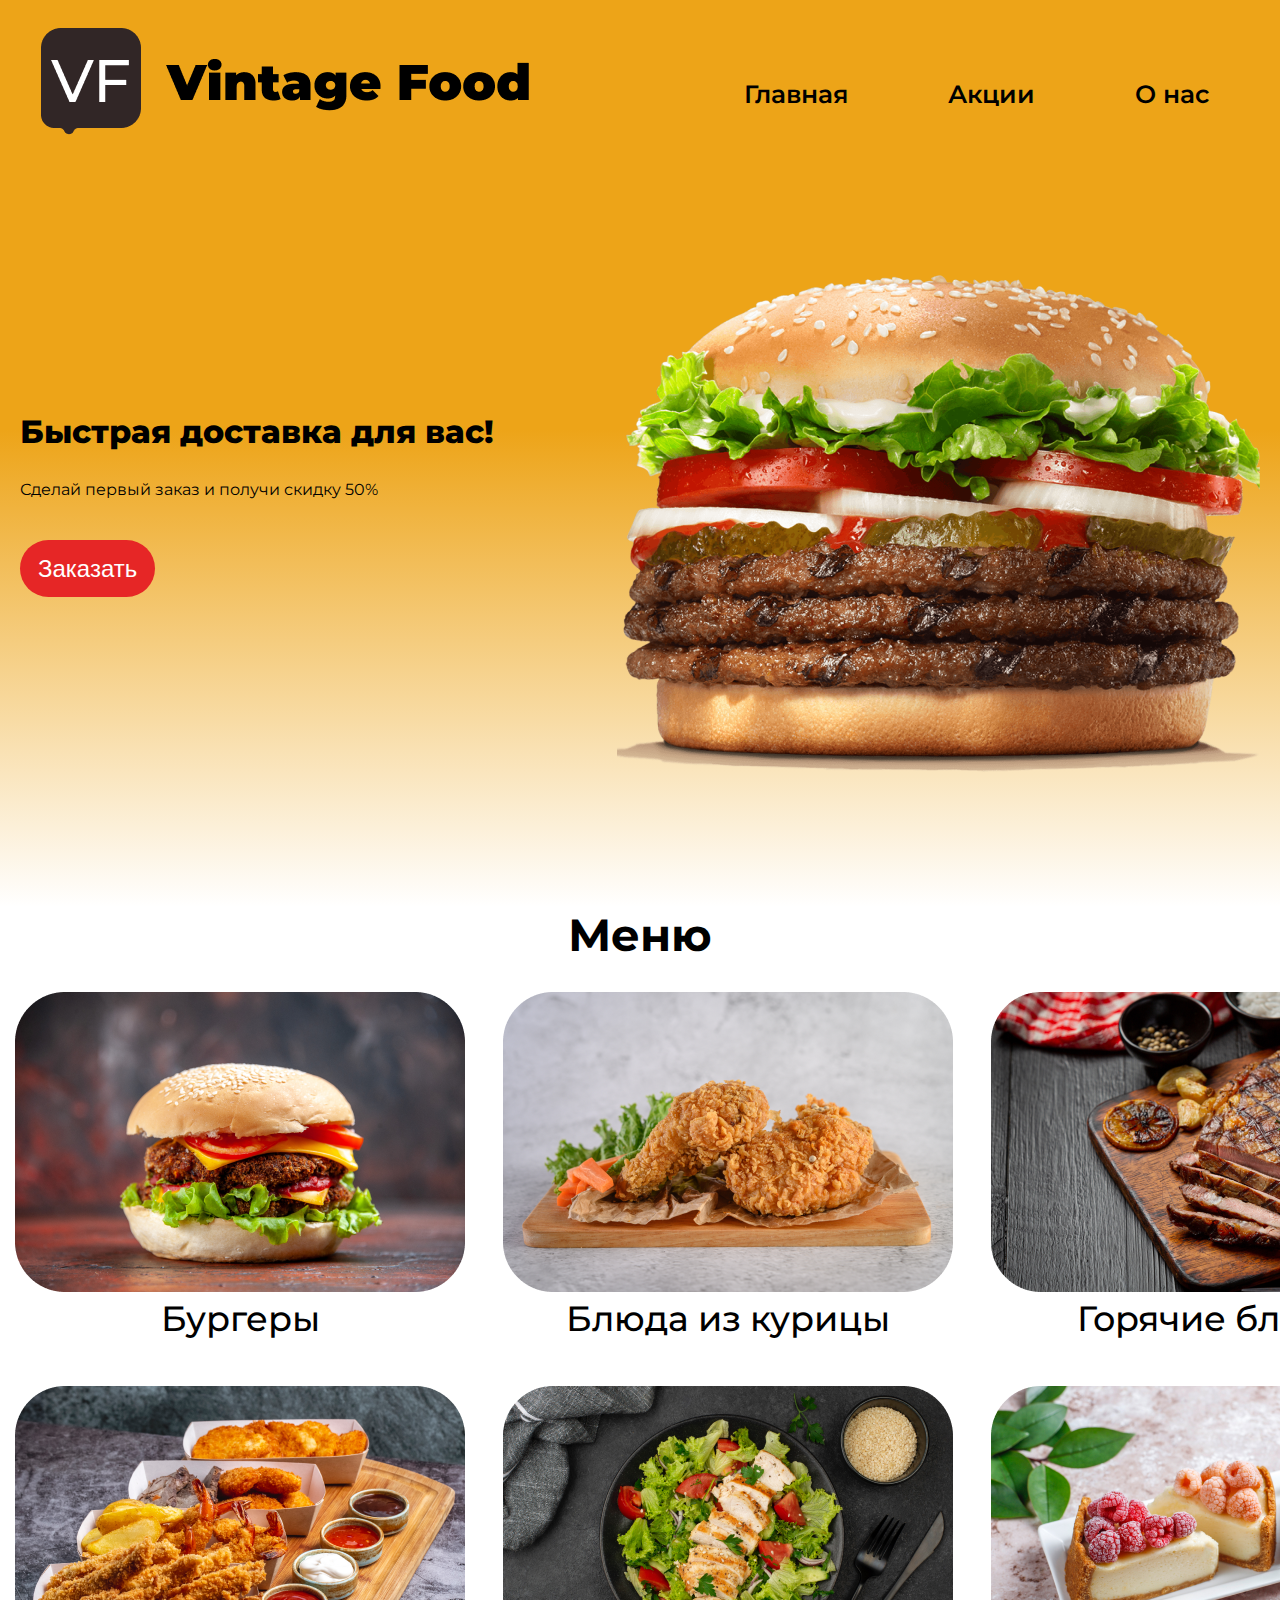
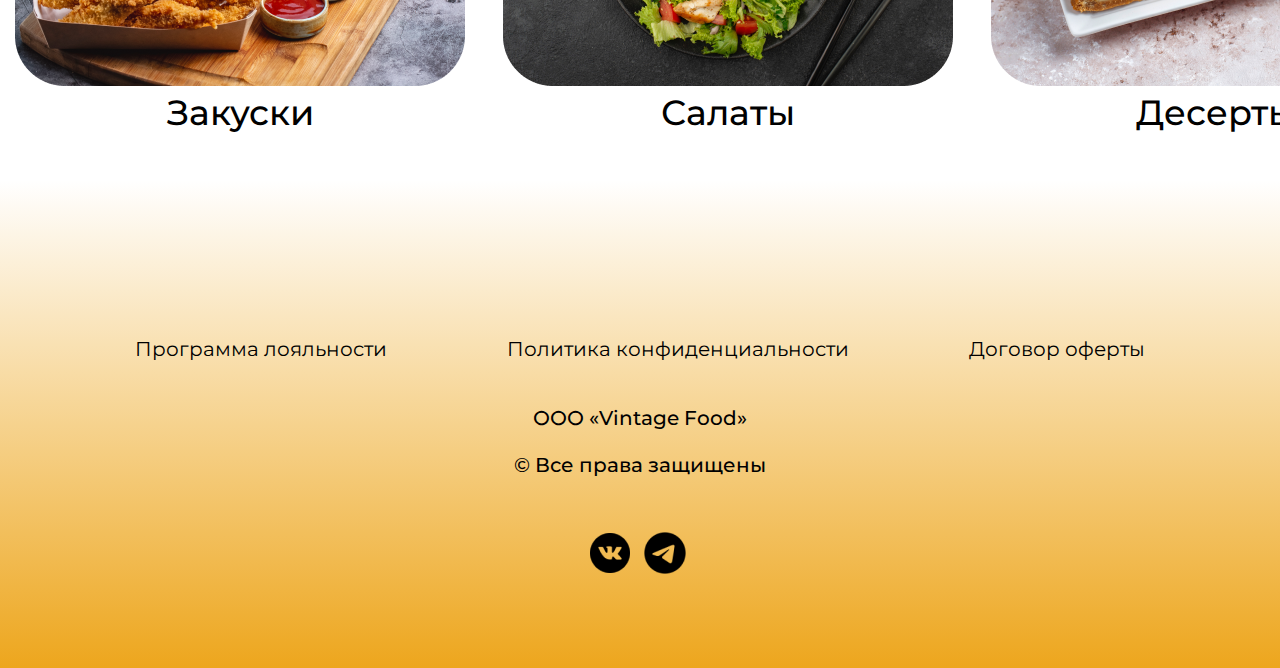
<file: project_1/index.html>
<!DOCTYPE html>
<html lang="en">
<head>
    <meta charset="UTF-8">
    <meta name="viewport" content="width=device-width, initial-scale=1.0">
    <link rel="preconnect" href="https://fonts.googleapis.com">
    <link rel="preconnect" href="https://fonts.gstatic.com" crossorigin>
    <link href="https://fonts.googleapis.com/css2?family=Montserrat:wght@400;500;700;800;900&display=swap" rel="stylesheet">
    <link rel="stylesheet" href="style.css">
    <title>Vintage Food</title>
</head>
<body>
    <header>
        <div class="container">
            <nav>
                <div class="nav_menu">
                    <div class="nav_menu_logo">
                        <a href="#">
                            <img class = "logo" src="images/logo.png" alt="logo">
                        </a>
                    </div>
                    <div class="nav_menu_list">
                        <div class="nav_menu_item">
                            <a class = "nav_menu_link" href="#">Главная</a>
                        </div>
                        <div class="nav_menu_item">
                            <a class = "nav_menu_link" href="#">Акции</a>
                        </div>
                        <div class="nav_menu_item">
                            <a class = "nav_menu_link" href="#">О нас</a>
                        </div>
                        <button class="nav_menu_button">
                            <img class = "nav_menu_basket_img" src="images/shopping-cart-_1_ 1.png" alt="basket">
                        </button>
                    </div>
                </div>
            </nav>
        </div>

        <div class="header_inner">
            <div class="hero_list">
                <h1 class="hero_list_title">Быстрая доставка для вас!</h1>
                <p class="hero_list_text">Сделай первый заказ и получи скидку 50%</p>
                <button class="hero_list_bnt">Заказать</button>
            </div>
            <div class="hero_img">
                <img class="img_burger" src="images/Фото _Бургер_.png" alt="burger">
            </div>
        </div>
    </header>
    
    <main class="main">
        <h2 class="main_menu_title">Меню</h2>
        <div class="main_menu_list">
            <ul class="main_menu_items">
                <li class="main_menu_item">
                    <a class="main_menu_link" href="#">
                        <img src="images/Картинка _Бургеры_.png" alt="image" class="main_img">
                    </a>
                    <a class="main_menu_link" href="#">
                        <h3 class="main_title">Бургеры</h3>
                    </a>
                </li>
                <li class="main_menu_item">
                    <a class="main_menu_link" href="#">
                        <img src="images/Картинка _Блюда из курицы_.png" alt="image" class="main_img">
                    </a>
                    <a class="main_menu_link" href="#">
                        <h3 class="main_title">Блюда из курицы</h3>
                    </a>
                </li>
                <li class="main_menu_item">
                    <a class="main_menu_link" href="#">
                        <img src="images/Картинка _Горячие блюда_.png" alt="image" class="main_img">
                    </a>
                    <a class="main_menu_link" href="#">
                        <h3 class="main_title">Горячие блюда</h3>
                    </a>
                </li>
                <li class="main_menu_item">
                    <a class="main_menu_link" href="#">
                        <img src="images/Картинка _Закуски_.png" alt="image" class="main_img">
                    </a>
                    <a class="main_menu_link" href="#">
                        <h3 class="main_title">Закуски</h3>
                    </a>
                </li>
                <li class="main_menu_item">
                    <a class="main_menu_link" href="#">
                        <img src="images/Картинка _Салаты_.png" alt="image" class="main_img">
                    </a>
                    <a class="main_menu_link" href="#">
                        <h3 class="main_title">Салаты</h3>
                    </a>
                </li>
                <li class="main_menu_item">
                    <a class="main_menu_link" href="#">
                        <img src="images/Картинка _Десерты_.png" alt="image" class="main_img">
                    </a>
                    <a class="main_menu_link" href="#">
                        <h3 class="main_title">Десерты</h3>
                    </a>
                </li>
            </ul>
        </div>
    </main>

    <footer class="footer">
        <div class="container">
            <div class="footer-copyright">
                <ul class="footer_list">
                     <li class="footer_item">
                        <a href="#" class="footer_link">Программа лояльности</a>
                     </li>
                     <li class="footer_item">
                        <a href="#" class="footer_link">Политика конфиденциальности</a>
                     </li>
                     <li class="footer_item">
                        <a href="#" class="footer_link">Договор оферты</a>
                     </li>
                </ul>
            </div>
            <div class="footer-text">
                <p class="footer-text">ООО «Vintage Food»</p>
                <p class="footer-text">© Все права защищены</p>
            </div>
            <div class="footer-social">
                <ul class="footer-social_list">
                    <li class="footer-social_item">
                        <a href="#" class="social-icon_link">
                            <img class="social-icon_1"  src="images/VK Circled.png" alt="VK">
                        </a>
                    </li>
                    <li class="footer-social_item">
                        <a href="#" class="social-icon_link">
                            <img class="social-icon_2" src="images/Telegram.png" alt="Telegram">
                        </a>
                    </li>
                </ul>
            </div>
        </div>
    </footer>
</body>
</html>
</file>
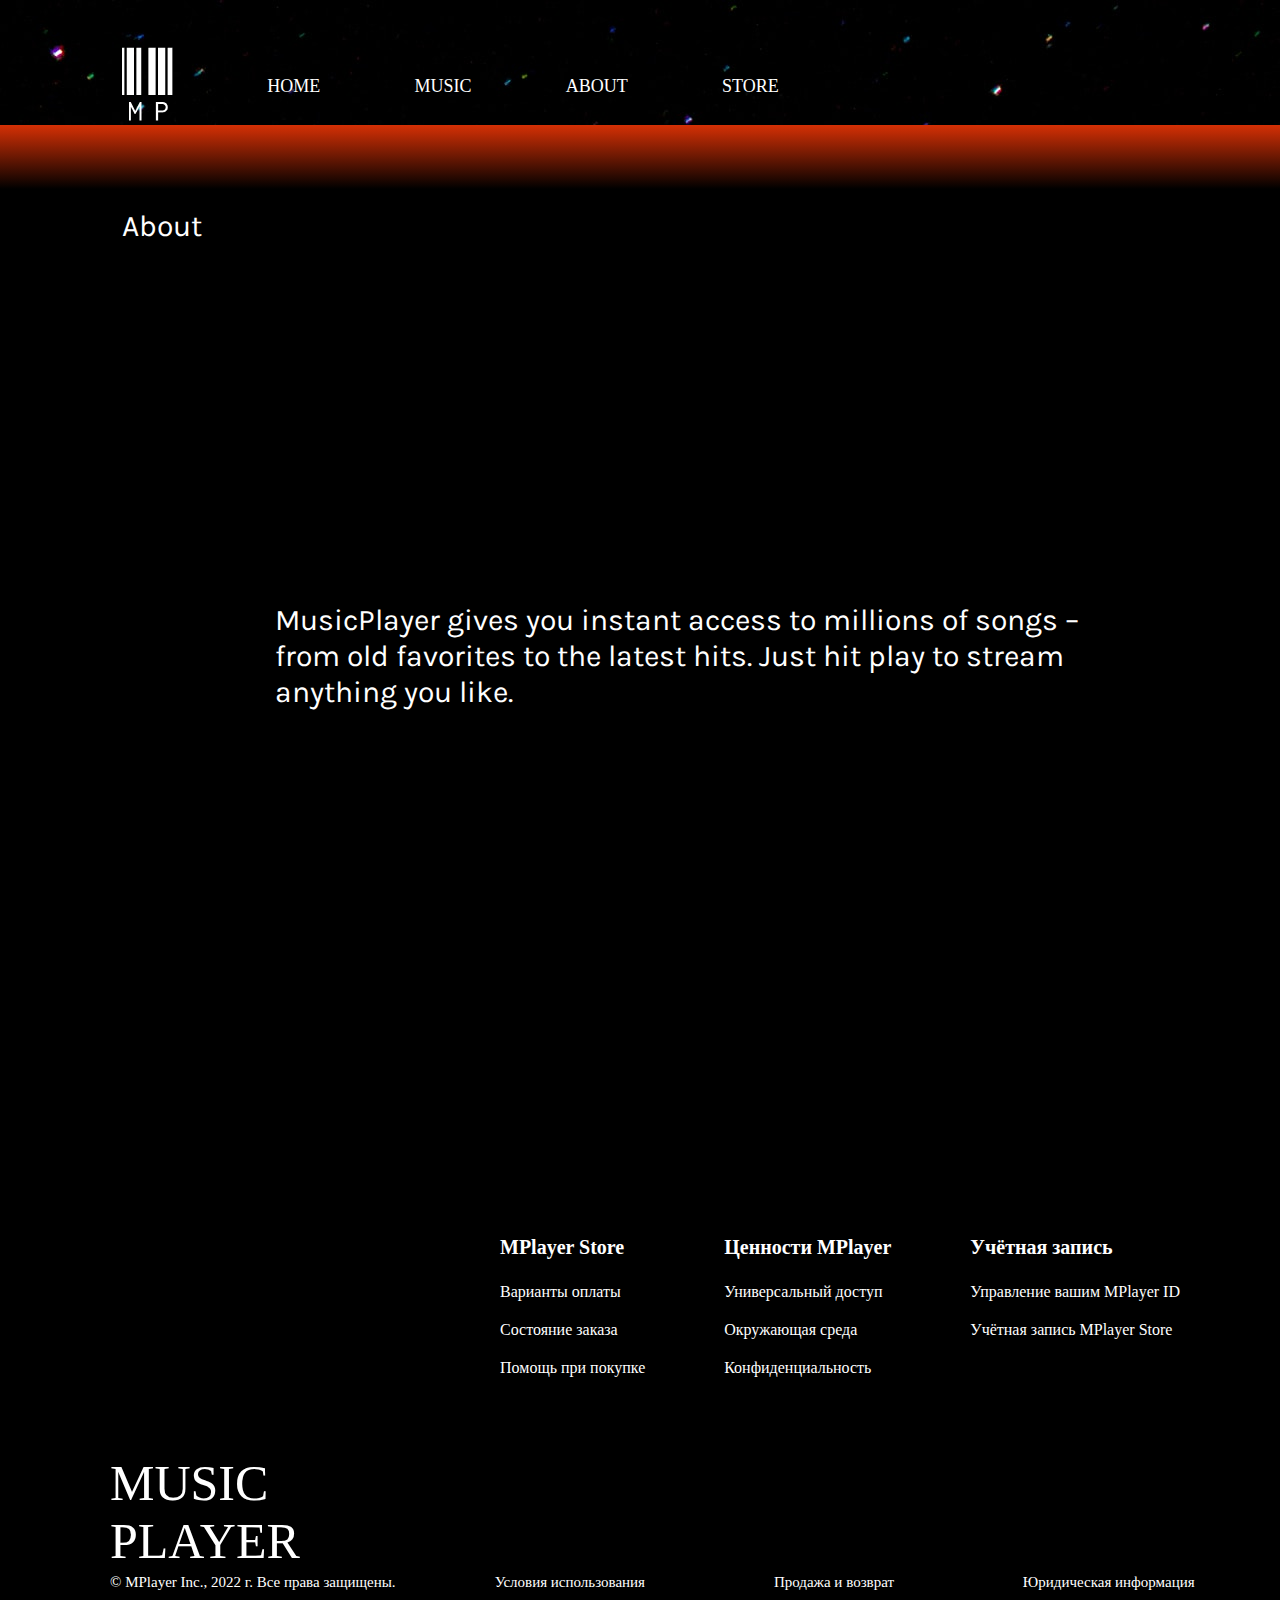
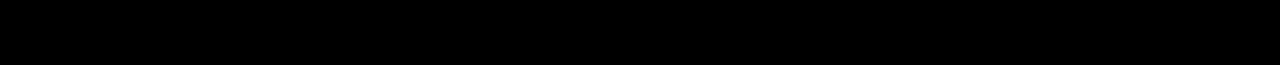
<file: project_2/about.html>
<!DOCTYPE html>
<html lang="en">
<head>
    <meta charset="UTF-8">
    <meta name="viewport" content="width=device-width, initial-scale=1.0">
    <link rel="preconnect" href="https://fonts.googleapis.com">
    <link rel="preconnect" href="https://fonts.gstatic.com" crossorigin>
    <link href="https://fonts.googleapis.com/css2?family=Karla&display=swap" rel="stylesheet">
    <link rel="stylesheet" href="style.css">
    <title>Music</title>
</head>
<body>
    <header class="header">
        <nav class="nav">
            <div class="logo">
                <img src="images/MP.png" alt="logo" class="img_logo">
            </div>
            <div class="menu">
                <ul class="menu_list">
                    <li class="menu_element">
                        <a href="home.html" class="menu_link">HOME</a>
                    </li>
                    <li class="menu_element">
                        <a href="music.html" class="menu_link">MUSIC</a>
                    </li>
                    <li class="menu_element">
                        <a href="about.html" class="menu_link">ABOUT</a>
                    </li>
                    <li class="menu_element">
                        <a href="store.html" class="menu_link">STORE</a>
                    </li>
                </ul>
            </div>
        </nav>
    </header>





    <main class="about">
        <div class="print_about">
            <p>
                About
            </p>
        </div>
        <div class="text_about">
            <p>
                MusicPlayer gives you instant access to millions of songs – from old favorites to the latest hits. Just hit play to stream anything you like.
            </p>
        </div>
    </main>




    <footer class="footer">
        <div class="extra">
            <ul class="footer_lists">

                <li class="footer_list_1_name">
                    MPlayer Store
                    <ul class="footer_list_1">
                        <li class="footer_list_1_element">
                            <a href="#" class="footer_list_1_link">Варианты оплаты</a>
                        </li>
                        <li class="footer_list_1_element">
                            <a href="#" class="footer_list_1_link">Состояние заказа</a>
                        </li>
                        <li class="footer_list_1_element">
                            <a href="#" class="footer_list_1_link">Помощь при покупке</a>
                        </li>
                    </ul>
                </li>

                <li class="footer_list_2_name">
                    Ценности MPlayer
                    <ul class="footer_list_2">
                        <li class="footer_list_2_element">
                            <a href="#" class="footer_list_2_link">Универсальный доступ</a>
                        </li>
                        <li class="footer_list_2_element">
                            <a href="#" class="footer_list_2_link">Окружающая среда</a>
                        </li>
                        <li class="footer_list_2_element">
                            <a href="#" class="footer_list_2_link">Конфиденциальность</a>
                        </li>
                    </ul>
                </li>

                <li class="footer_list_3_name">
                    Учётная запись
                    <ul class="footer_list_3">
                        <li class="footer_list_3_element">
                            <a href="#" class="footer_list_3_link">Управление вашим MPlayer ID</a>
                        </li>
                        <li class="footer_list_3_element">
                            <a href="#" class="footer_list_3_link">Учётная запись MPlayer Store</a>
                        </li>
                    </ul>
                </li>
            </ul>
        </div>


        <div class="bottom">
            <div class="footer_logo">
                <p class="footer_MP">MUSIC PLAYER</p>
                <p class="rules">© MPlayer Inc., 2022 г. Все права защищены.</p>
            </div>

            <div class="footer_help">
                <ul class="footer_list_help">
                    <li class="footer_list_help_element">
                        <a href="#" class="footer_list_help_link">Условия использования</a>
                    </li>
                    <li class="footer_list_help_element">
                        <a href="#" class="footer_list_help_link">Продажа и возврат</a>
                    </li>
                    <li class="footer_list_help_element">
                        <a href="#" class="footer_list_help_link">Юридическая информация</a>
                    </li>
                </ul>
            </div>
        </div>
    </footer>
</body>
</html>
</file>
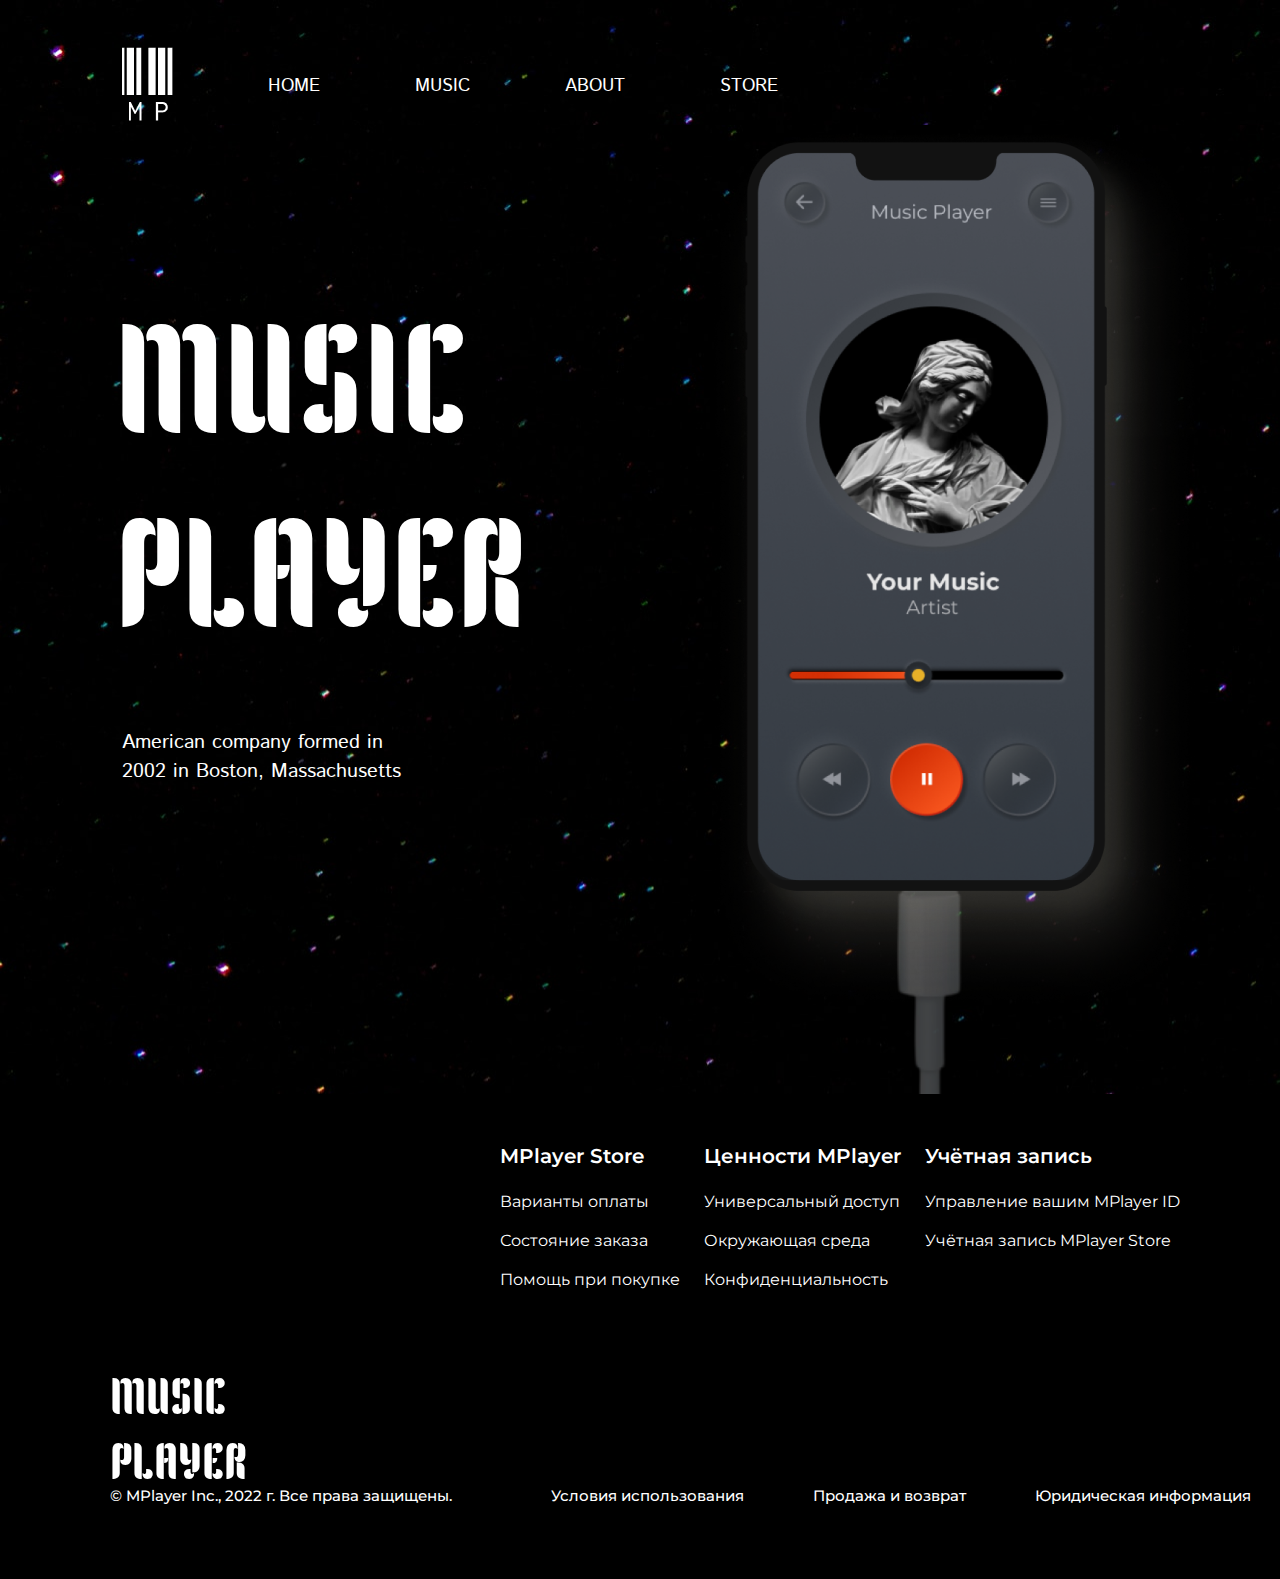
<file: project_2/home.html>
<!DOCTYPE html>
<html lang="en">
<head>
    <meta charset="UTF-8">
    <meta name="viewport" content="width=device-width, initial-scale=1.0">
    <link rel="preconnect" href="https://fonts.googleapis.com">
    <link rel="preconnect" href="https://fonts.gstatic.com" crossorigin>
    <link href="https://fonts.googleapis.com/css2?family=Istok+Web&family=Kenia&family=Montserrat:wght@300;400;500;600;700;800&display=swap" rel="stylesheet">
    <link rel="stylesheet" href="style.css">
    <title>Home</title>
</head>

<body>
    <header class="header">
        <nav class="nav">
            <div class="logo">
                <img src="images/MP.png" alt="logo" class="img_logo">
            </div>
            <div class="menu">
                <ul class="menu_list">
                    <li class="menu_element">
                        <a href="home.html" class="menu_link">HOME</a>
                    </li>
                    <li class="menu_element">
                        <a href="music.html" class="menu_link">MUSIC</a>
                    </li>
                    <li class="menu_element">
                        <a href="about.html" class="menu_link">ABOUT</a>
                    </li>
                    <li class="menu_element">
                        <a href="store.html" class="menu_link">STORE</a>
                    </li>
                </ul>
            </div>
        </nav>
    </header>



    
    <main class="home">
        <div class="text">
            <div class="print_MP">
                <p class="main_MP">MUSIC PLAYER</p>
            </div>
            <div class="print_big">
                <p>American company formed in 2002 in Boston, Massachusetts</p>
            </div>
        </div>
        <div class="images">
            <img src="images/Flat iPhone 1.png" alt="phone" class="phone">
            <img src="images/kabel_apple_mxly2zm_a_lightning_m_usb_a_m_1m_mfi_belyy_1346033_2 1.png" alt="cabel" class="cabel">     
        </div>
    </main>




    <footer class="footer">
        <div class="extra">
            <ul class="footer_lists">

                <li class="footer_list_1_name">
                    MPlayer Store
                    <ul class="footer_list_1">
                        <li class="footer_list_1_element">
                            <a href="#" class="footer_list_1_link">Варианты оплаты</a>
                        </li>
                        <li class="footer_list_1_element">
                            <a href="#" class="footer_list_1_link">Состояние заказа</a>
                        </li>
                        <li class="footer_list_1_element">
                            <a href="#" class="footer_list_1_link">Помощь при покупке</a>
                        </li>
                    </ul>
                </li>

                <li class="footer_list_2_name">
                    Ценности MPlayer
                    <ul class="footer_list_2">
                        <li class="footer_list_2_element">
                            <a href="#" class="footer_list_2_link">Универсальный доступ</a>
                        </li>
                        <li class="footer_list_2_element">
                            <a href="#" class="footer_list_2_link">Окружающая среда</a>
                        </li>
                        <li class="footer_list_2_element">
                            <a href="#" class="footer_list_2_link">Конфиденциальность</a>
                        </li>
                    </ul>
                </li>

                <li class="footer_list_3_name">
                    Учётная запись
                    <ul class="footer_list_3">
                        <li class="footer_list_3_element">
                            <a href="#" class="footer_list_3_link">Управление вашим MPlayer ID</a>
                        </li>
                        <li class="footer_list_3_element">
                            <a href="#" class="footer_list_3_link">Учётная запись MPlayer Store</a>
                        </li>
                    </ul>
                </li>
            </ul>
        </div>


        <div class="bottom">
            <div class="footer_logo">
                <p class="footer_MP">MUSIC PLAYER</p>
                <p class="rules">© MPlayer Inc., 2022 г. Все права защищены.</p>
            </div>

            <div class="footer_help">
                <ul class="footer_list_help">
                    <li class="footer_list_help_element">
                        <a href="#" class="footer_list_help_link">Условия использования</a>
                    </li>
                    <li class="footer_list_help_element">
                        <a href="#" class="footer_list_help_link">Продажа и возврат</a>
                    </li>
                    <li class="footer_list_help_element">
                        <a href="#" class="footer_list_help_link">Юридическая информация</a>
                    </li>
                </ul>
            </div>
        </div>
    </footer>
</body>
</html>
</file>
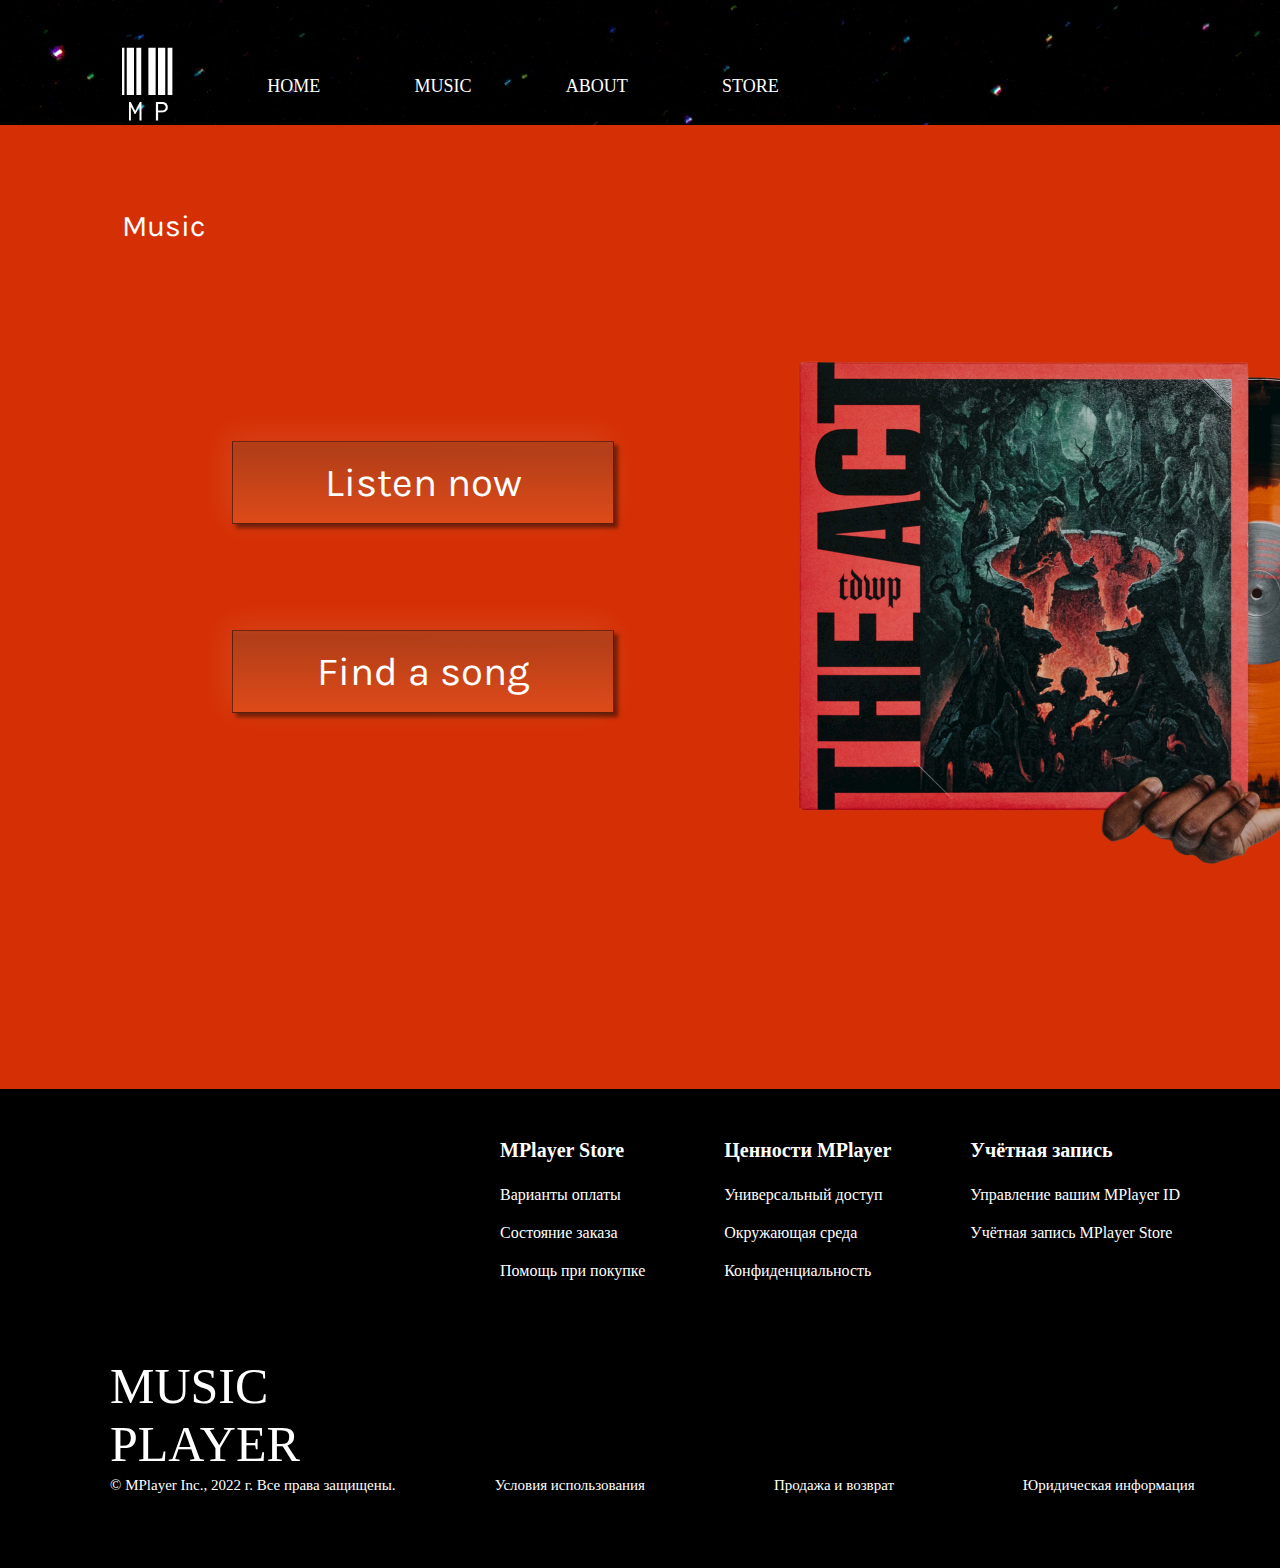
<file: project_2/music.html>
<!DOCTYPE html>
<html lang="en">
<head>
    <meta charset="UTF-8">
    <meta name="viewport" content="width=device-width, initial-scale=1.0">
    <link rel="preconnect" href="https://fonts.googleapis.com">
    <link rel="preconnect" href="https://fonts.gstatic.com" crossorigin>
    <link href="https://fonts.googleapis.com/css2?family=Karla&display=swap" rel="stylesheet">
    <link rel="stylesheet" href="style.css">
    <title>Music</title>
</head>
<body>
    <header class="header">
        <nav class="nav">
            <div class="logo">
                <img src="images/MP.png" alt="logo" class="img_logo">
            </div>
            <div class="menu">
                <ul class="menu_list">
                    <li class="menu_element">
                        <a href="home.html" class="menu_link">HOME</a>
                    </li>
                    <li class="menu_element">
                        <a href="music.html" class="menu_link">MUSIC</a>
                    </li>
                    <li class="menu_element">
                        <a href="about.html" class="menu_link">ABOUT</a>
                    </li>
                    <li class="menu_element">
                        <a href="store.html" class="menu_link">STORE</a>
                    </li>
                </ul>
            </div>
        </nav>
    </header>





    <main class="music">
        <div class="print_music">
            <p>Music</p>
        </div>
        <div class="content">
            <div class="buttons">
                <button class="button_listen_now">
                    Listen now
                </button>

                <button class="button_find_a_song">
                    Find a song
                </button>
            </div>

            <img class="image_music" src="images/Music_img.png" alt="music image">
        </div>
    </main>




    <footer class="footer">
        <div class="extra">
            <ul class="footer_lists">

                <li class="footer_list_1_name">
                    MPlayer Store
                    <ul class="footer_list_1">
                        <li class="footer_list_1_element">
                            <a href="#" class="footer_list_1_link">Варианты оплаты</a>
                        </li>
                        <li class="footer_list_1_element">
                            <a href="#" class="footer_list_1_link">Состояние заказа</a>
                        </li>
                        <li class="footer_list_1_element">
                            <a href="#" class="footer_list_1_link">Помощь при покупке</a>
                        </li>
                    </ul>
                </li>

                <li class="footer_list_2_name">
                    Ценности MPlayer
                    <ul class="footer_list_2">
                        <li class="footer_list_2_element">
                            <a href="#" class="footer_list_2_link">Универсальный доступ</a>
                        </li>
                        <li class="footer_list_2_element">
                            <a href="#" class="footer_list_2_link">Окружающая среда</a>
                        </li>
                        <li class="footer_list_2_element">
                            <a href="#" class="footer_list_2_link">Конфиденциальность</a>
                        </li>
                    </ul>
                </li>

                <li class="footer_list_3_name">
                    Учётная запись
                    <ul class="footer_list_3">
                        <li class="footer_list_3_element">
                            <a href="#" class="footer_list_3_link">Управление вашим MPlayer ID</a>
                        </li>
                        <li class="footer_list_3_element">
                            <a href="#" class="footer_list_3_link">Учётная запись MPlayer Store</a>
                        </li>
                    </ul>
                </li>
            </ul>
        </div>


        <div class="bottom">
            <div class="footer_logo">
                <p class="footer_MP">MUSIC PLAYER</p>
                <p class="rules">© MPlayer Inc., 2022 г. Все права защищены.</p>
            </div>

            <div class="footer_help">
                <ul class="footer_list_help">
                    <li class="footer_list_help_element">
                        <a href="#" class="footer_list_help_link">Условия использования</a>
                    </li>
                    <li class="footer_list_help_element">
                        <a href="#" class="footer_list_help_link">Продажа и возврат</a>
                    </li>
                    <li class="footer_list_help_element">
                        <a href="#" class="footer_list_help_link">Юридическая информация</a>
                    </li>
                </ul>
            </div>
        </div>
    </footer>
</body>
</html>
</file>
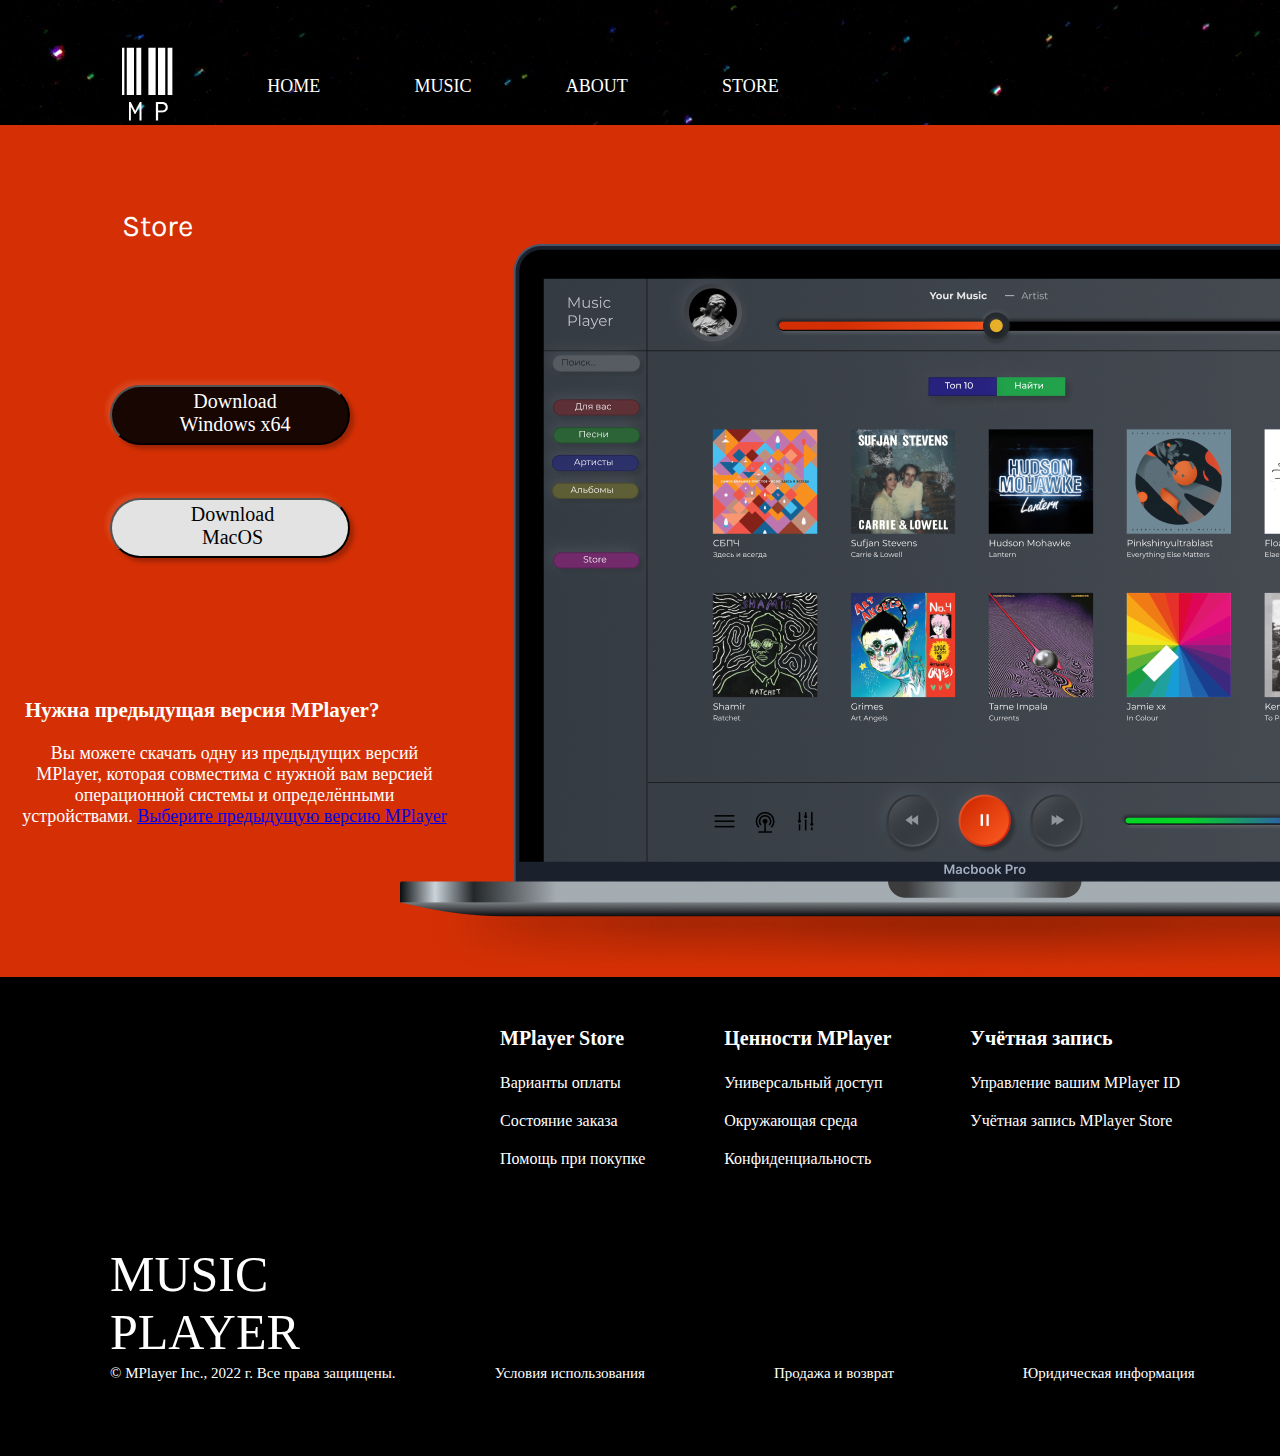
<file: project_2/store.html>
<!DOCTYPE html>
<html lang="en">
<head>
    <meta charset="UTF-8">
    <meta name="viewport" content="width=device-width, initial-scale=1.0">
    <link rel="preconnect" href="https://fonts.googleapis.com">
    <link rel="preconnect" href="https://fonts.gstatic.com" crossorigin>
    <link href="https://fonts.googleapis.com/css2?family=Karla&display=swap" rel="stylesheet">
    <link rel="stylesheet" href="style.css">
    <title>Music</title>
</head>
<body>
    <header class="header">
        <nav class="nav">
            <div class="logo">
                <img src="images/MP.png" alt="logo" class="img_logo">
            </div>
            <div class="menu">
                <ul class="menu_list">
                    <li class="menu_element">
                        <a href="home.html" class="menu_link">HOME</a>
                    </li>
                    <li class="menu_element">
                        <a href="music.html" class="menu_link">MUSIC</a>
                    </li>
                    <li class="menu_element">
                        <a href="about.html" class="menu_link">ABOUT</a>
                    </li>
                    <li class="menu_element">
                        <a href="store.html" class="menu_link">STORE</a>
                    </li>
                </ul>
            </div>
        </nav>
    </header>





    <main class="store">
        <div class="print_store">
            <p>
                Store
            </p>
        </div>
        <div class="face">
            <div class="buttons_text">
                <div class="buttons">
                    <button class="button_windows">
                        <p class="text_but_1">
                            Download Windows x64
                        </p>
                    </button>
                    <button class="button_mac">
                        <p class="text_but_2">
                            Download MacOS
                        </p>
                    </button>
                </div>

                <div class="hint">
                    <p>
                        Нужна предыдущая версия MPlayer?
                    </p>
                </div>

                <div class="text_previous">
                    <p>
                        Вы можете скачать одну из предыдущих версий MPlayer, которая совместима с нужной вам версией операционной системы и определёнными устройствами.
                        <a href="#" class="text_previous_link">Выберите предыдущую версию MPlayer</a>
                    </p>
                </div>
            </div>
            <div class="image_mac">
                <img src="images/Device - Macbook Pro.png" alt="mac">
            </div>
        </div>
    </main>




    <footer class="footer">
        <div class="extra">
            <ul class="footer_lists">

                <li class="footer_list_1_name">
                    MPlayer Store
                    <ul class="footer_list_1">
                        <li class="footer_list_1_element">
                            <a href="#" class="footer_list_1_link">Варианты оплаты</a>
                        </li>
                        <li class="footer_list_1_element">
                            <a href="#" class="footer_list_1_link">Состояние заказа</a>
                        </li>
                        <li class="footer_list_1_element">
                            <a href="#" class="footer_list_1_link">Помощь при покупке</a>
                        </li>
                    </ul>
                </li>

                <li class="footer_list_2_name">
                    Ценности MPlayer
                    <ul class="footer_list_2">
                        <li class="footer_list_2_element">
                            <a href="#" class="footer_list_2_link">Универсальный доступ</a>
                        </li>
                        <li class="footer_list_2_element">
                            <a href="#" class="footer_list_2_link">Окружающая среда</a>
                        </li>
                        <li class="footer_list_2_element">
                            <a href="#" class="footer_list_2_link">Конфиденциальность</a>
                        </li>
                    </ul>
                </li>

                <li class="footer_list_3_name">
                    Учётная запись
                    <ul class="footer_list_3">
                        <li class="footer_list_3_element">
                            <a href="#" class="footer_list_3_link">Управление вашим MPlayer ID</a>
                        </li>
                        <li class="footer_list_3_element">
                            <a href="#" class="footer_list_3_link">Учётная запись MPlayer Store</a>
                        </li>
                    </ul>
                </li>
            </ul>
        </div>


        <div class="bottom">
            <div class="footer_logo">
                <p class="footer_MP">MUSIC PLAYER</p>
                <p class="rules">© MPlayer Inc., 2022 г. Все права защищены.</p>
            </div>

            <div class="footer_help">
                <ul class="footer_list_help">
                    <li class="footer_list_help_element">
                        <a href="#" class="footer_list_help_link">Условия использования</a>
                    </li>
                    <li class="footer_list_help_element">
                        <a href="#" class="footer_list_help_link">Продажа и возврат</a>
                    </li>
                    <li class="footer_list_help_element">
                        <a href="#" class="footer_list_help_link">Юридическая информация</a>
                    </li>
                </ul>
            </div>
        </div>
    </footer>
</body>
</html>
</file>
<file: project_1/style.css>
*,
*::after,
*::before {
    padding: 0;
    margin: 0;
}

html{
    box-sizing: border-box;
}

body{
    font-family: 'Montserrat', sans-serif;
    color: #000;
    font-size: 20px;
}

ul{
    list-style: none;
}

a{
    text-decoration: none;
    color: inherit;
}

.container{
    max-width: 1300px;
    margin: 0 auto;
    padding-right: 15px;
    padding-left: 15px;
}

header{
    background: linear-gradient(180deg, #EDA418 47.4%, rgba(237, 164, 24, 0) 100% );
    padding-left: 20px;
    padding-right: 20px;
}

nav{
    padding-top: 11px;
    margin-bottom: 23px;
}

.nav_menu{
    display: flex;
    justify-content: space-between;
    align-items: center;
}

.logo{
    padding-top: 17px;
}

.nav_menu_button{
    border: none;
    background-color: transparent;
    cursor: pointer;
    margin-bottom: 23px;
}

.nav_menu_list{
    display: flex;
    align-items: center;
}

.nav_menu_link{
    margin-right: 100px;
    font-size: 25px;
    line-height: 24px;
    font-weight: 600;
    white-space: nowrap;
}

.nav_menu_link#link1{
    font-weight: 700;
}

.nav_menu_link:hover{
    color:#fff;
}


.header_inner{
    display: flex;
    align-items: center;
    justify-content: space-between;
    padding-bottom: 100px;
}

.hero_list_title{
    font-weight: 800;
    font-size: 32px;
    line-height: 39px;
    padding-bottom: 29px;
}

.hero_list_text{
    font-weight: 400;
    font-size: 16px;
    line-height: 20px;
    padding-bottom: 40px;
}

.hero_list_bnt{
    padding: 14px 18px;
    font-weight: 400;
    font-size: 24px;
    line-height: 29px;
    border: none;
    background-color: #E62626;
    border-radius: 50px;
    color: #fff;
    cursor: pointer;
    transition: 0.5s ease;
}

.hero_list_bnt:hover{
    background-color: #881414;
}

.main{
    max-width: 1600px;
    margin: 0 auto;
    padding-left: 15px;
    padding-right: 15px;
    text-align: center;
}

.main_menu_title{
    padding-left: 0;
    padding-right: 0;
    font-weight: 700;
    font-size: 45px;
    line-height: 55px;
    margin-bottom: 30px;
}

.main_menu_link{
    display: inline-block;
}

.main_title{
    transition: 0.4s ease;
    font-weight: 500;
    font-size: 35px;
    line-height: 43px;
    margin-bottom: 46px;
}

.main_title:hover{
    color: hwb(41 21% 7%);
}

.main_menu_list{
    padding: 0;
}

.main_menu_items{
    display: grid;
    grid-template-columns: repeat(3, 1fr);
    grid-auto-rows: auto;
    grid-column-gap: 38px;
}

.footer{
    background: linear-gradient(180deg, rgba(217, 217, 217, 0) 0%, #EDA61D 100%);
    background-size: cover;
    padding: 157px 0 80px;
    text-align: center;
}

.footer_list{
    display: flex;
    justify-content: space-evenly;
    padding-bottom: 45px;
}

.footer_item:hover{
    text-decoration: underline;
}

.footer-text{
    font-weight: 500;
    padding-bottom: 23px;
}

.footer-social_list{
    display: flex;
    align-items: center;
    justify-content: center;
}
</file>
<file: project_2/style.css>
*,
*::after,
*::before {
    padding: 0;
    margin: 0;
}

html{
    box-sizing: border-box;
}

header, .home{
    background-image: url("images/matt-gross-RO3-oMM3s8A-unsplash.jpg");
}

body{
    color: #FFF;
}

header{
    padding-left: 122px;
    padding-right: 456px;
    padding-top: 47px;
}

.nav{
    display: flex;
    justify-content: space-between;
    align-items: center;
}

.menu_list{
    width: 700px;
    display: flex;
    justify-content: space-evenly;
    list-style: none;
}

.menu_link{
    color: #FFF;
    font-family: Istok Web;
    font-size: 18px;
    font-style: normal;
    font-weight: 400;
    line-height: normal;
    text-decoration: none;
}

.menu_link:hover{
    color: lightblue;
}




.print_MP{
    padding-left: 115px;
    padding-top: 164px;
    width: 412px;
    height: 264px;
    flex-shrink: 0;
    color: #FFF;
    font-family: Kenia;
    font-size: 150px;
    font-style: normal;
    font-weight: 400;
    line-height: normal;
}

.print_big{
    padding-left: 122px;
    padding-top: 175px;
    width: 290px;
    height: 63px;
    flex-shrink: 0;
    color: #FFF;
    font-family: Istok Web;
    font-size: 20px;
    font-style: normal;
    font-weight: 400;
    line-height: normal;
}

.home{
    display: flex;
    justify-content: space-between;
    padding-right: 75px;
}

.images{
    display: flex;
    flex-direction: column;
}

.cabel{
    margin: -175px 0 0 -50px;
}

.phone{
    z-index: 1;
}




.footer{
    background-color: black;
    font-family: Montserrat;
}

.footer_lists{
    display: flex;
    justify-content: space-between;
    padding-left: 500px;
    padding-right: 100px;
    padding-top: 50px;
    list-style: none
}

.footer_list_1{
    list-style: none;
    margin-top: 20px;
}

.footer_list_1_element{
    margin-top: 15px;
}

.footer_list_2{
    list-style: none;
    margin-top: 20px;
}

.footer_list_2_element{
    margin-top: 15px;
}

.footer_list_3{
    list-style: none;
    margin-top: 20px;
}

.footer_list_3_element{
    margin-top: 15px;
}

.footer_list_1_link, .footer_list_2_link, .footer_list_3_link{
    text-decoration: none;
    color: #FFF;
    font-size: 16px;
    font-style: normal;
    font-weight: 400;
    line-height: normal;
}

.footer_list_1_name, .footer_list_2_name, .footer_list_3_name{
    font-size: 20px;
    font-style: normal;
    font-weight: 600;
    line-height: normal;
}

.footer_list_1_link:hover, .footer_list_2_link:hover, .footer_list_3_link:hover{
    color:lightblue;
}

.bottom{
    display: flex;
    padding-top: 76px;
    padding-left: 110px;
    padding-bottom: 74px;
    align-items: end;
}

.footer_MP{
    font-family: Kenia;
    font-size: 50px;
    font-style: normal;
    font-weight: 400;
    line-height: normal;
    width: 138px;
    height: 100px;
    margin-bottom: 20px;
}

.rules{
    font-size: 15px;
    font-style: normal;
    font-weight: 500;
    line-height: normal;
}

.footer_list_help{
    width: 700px;
    display: flex;
    justify-content: space-between;
    margin-left: 99px;
    list-style: none
}

.footer_list_help_link{
    text-decoration: none;
    color: #FFF;
    font-size: 15px;
    font-style: normal;
    font-weight: 500;
    line-height: normal;
}

.footer_list_help_link:hover{
    color: lightblue;
}


.music{
    font-family: Karla;
    background-color: #D53005;;
    padding-left: 122px;
    padding-top: 83px;
    padding-bottom: 178.5px;
}

.print_music{
    font-size: 30px;
    font-style: normal;
    font-weight: 400;
    line-height: normal;
}

.content{
    display: flex;
    align-items: center;
    justify-content: space-between;
}

.buttons{
    display: flex;
    flex-direction: column;
    justify-content: space-between;
}

.button_listen_now{
    width: 382px;
    height: 83px;
    flex-shrink: 0;
    border: 1px solid rgba(0, 0, 0, 0.50);
    background: radial-gradient(2086.98% 134.85% at 1.57% 7.83%, #B13E18 0%, #F3501A 100%);
    box-shadow: -4px -4px 30px 0px rgba(255, 255, 255, 0.10), 4px 4px 4px 0px rgba(0, 0, 0, 0.50);
    margin-bottom: 106px;
    color: #FFF;
    font-family: Karla;
    font-size: 40px;
    font-style: normal;
    font-weight: 400;
    line-height: normal;
    cursor: pointer;
}

.button_find_a_song{
    width: 382px;
    height: 83px;
    flex-shrink: 0;
    border: 1px solid rgba(0, 0, 0, 0.50);
    background: radial-gradient(2086.98% 134.85% at 1.57% 7.83%, #B13E18 0%, #F3501A 100%);
    box-shadow: -4px -4px 30px 0px rgba(255, 255, 255, 0.10), 4px 4px 4px 0px rgba(0, 0, 0, 0.50);
    color: #FFF;
    font-family: Karla;
    font-size: 40px;
    font-style: normal;
    font-weight: 400;
    line-height: normal;
    cursor: pointer;
}

.image_music{
    width: 1000px;
    height: 666.5px;
    flex-shrink: 0;
}

.about{
    background: linear-gradient(180deg, #D53005 0%, #000 6.04%);
    padding-top: 83px;
    font-family: Karla;
    color: #FFF;
}

.print_about{
    padding-bottom: 358px;
    padding-left: 122px;
    font-size: 30px;
    font-style: normal;
    font-weight: 400;
    line-height: normal;
}

.text_about{
    padding-left: 275px;
    padding-bottom: 476px;
    padding-right: 196px;
    font-size: 30px;
    font-style: normal;
    font-weight: 400;
    line-height: normal;
}

.store{
    background: #D53005;
    padding-top: 83px;
}

.print_store{
    padding-left: 122px;
    font-family: Karla;
    font-size: 30px;
    font-style: normal;
    font-weight: 400;
    line-height: normal;
}

.face{
    display: flex;
    justify-content:space-between;
}

.buttons_text{
    margin-right: -50px;
}

.buttons{
    padding-left: 110px;
}

.button_windows{
    margin-bottom: 53px;
    margin-top: 141px;
    border-radius: 30px;
    background: rgba(2, 2, 2, 0.90);
    box-shadow: -4px -4px 4px 0px rgba(255, 255, 255, 0.10), 4px 4px 4px 0px rgba(0, 0, 0, 0.25);
    width: 240px;
    height: 60px;
    flex-shrink: 0;
    color: #FFF;
    font-family: Montserrat;
    font-size: 20px;
    font-style: normal;
    font-weight: 400;
    line-height: normal;
}

.button_mac{
    margin-bottom: 140px;
    border-radius: 30px;
    background: #E3E3E3;
    box-shadow: -4px -4px 4px 0px rgba(255, 255, 255, 0.10), 4px 4px 4px 0px rgba(0, 0, 0, 0.25);
    width: 240px;
    height: 60px;
    flex-shrink: 0;
    color: #000;
    font-family: Montserrat;
    font-size: 20px;
    font-style: normal;
    font-weight: 400;
    line-height: normal;
}

.hint{
    padding-left: 25px;
    padding-bottom: 17px;
    width: 419px;
    height: 28px;
    flex-shrink: 0;
    font-family: Montserrat;
    font-size: 21px;
    font-style: normal;
    font-weight: 600;
    line-height: normal;
}

.text_previous{
    padding-left: 19px;
    width: 431px;
    text-align: center;
    font-family: Montserrat;
    font-size: 18px;
    font-style: normal;
    font-weight: 400;
    line-height: normal;
}

.text_but_1{
    margin-left: 48px;
    width: 150px;
    height: 50px;
    flex-shrink: 0;
}

.text_but_2{
    margin-left: 48px;
    width: 145px;
    height: 50px;
    flex-shrink: 0;
}
</file>
